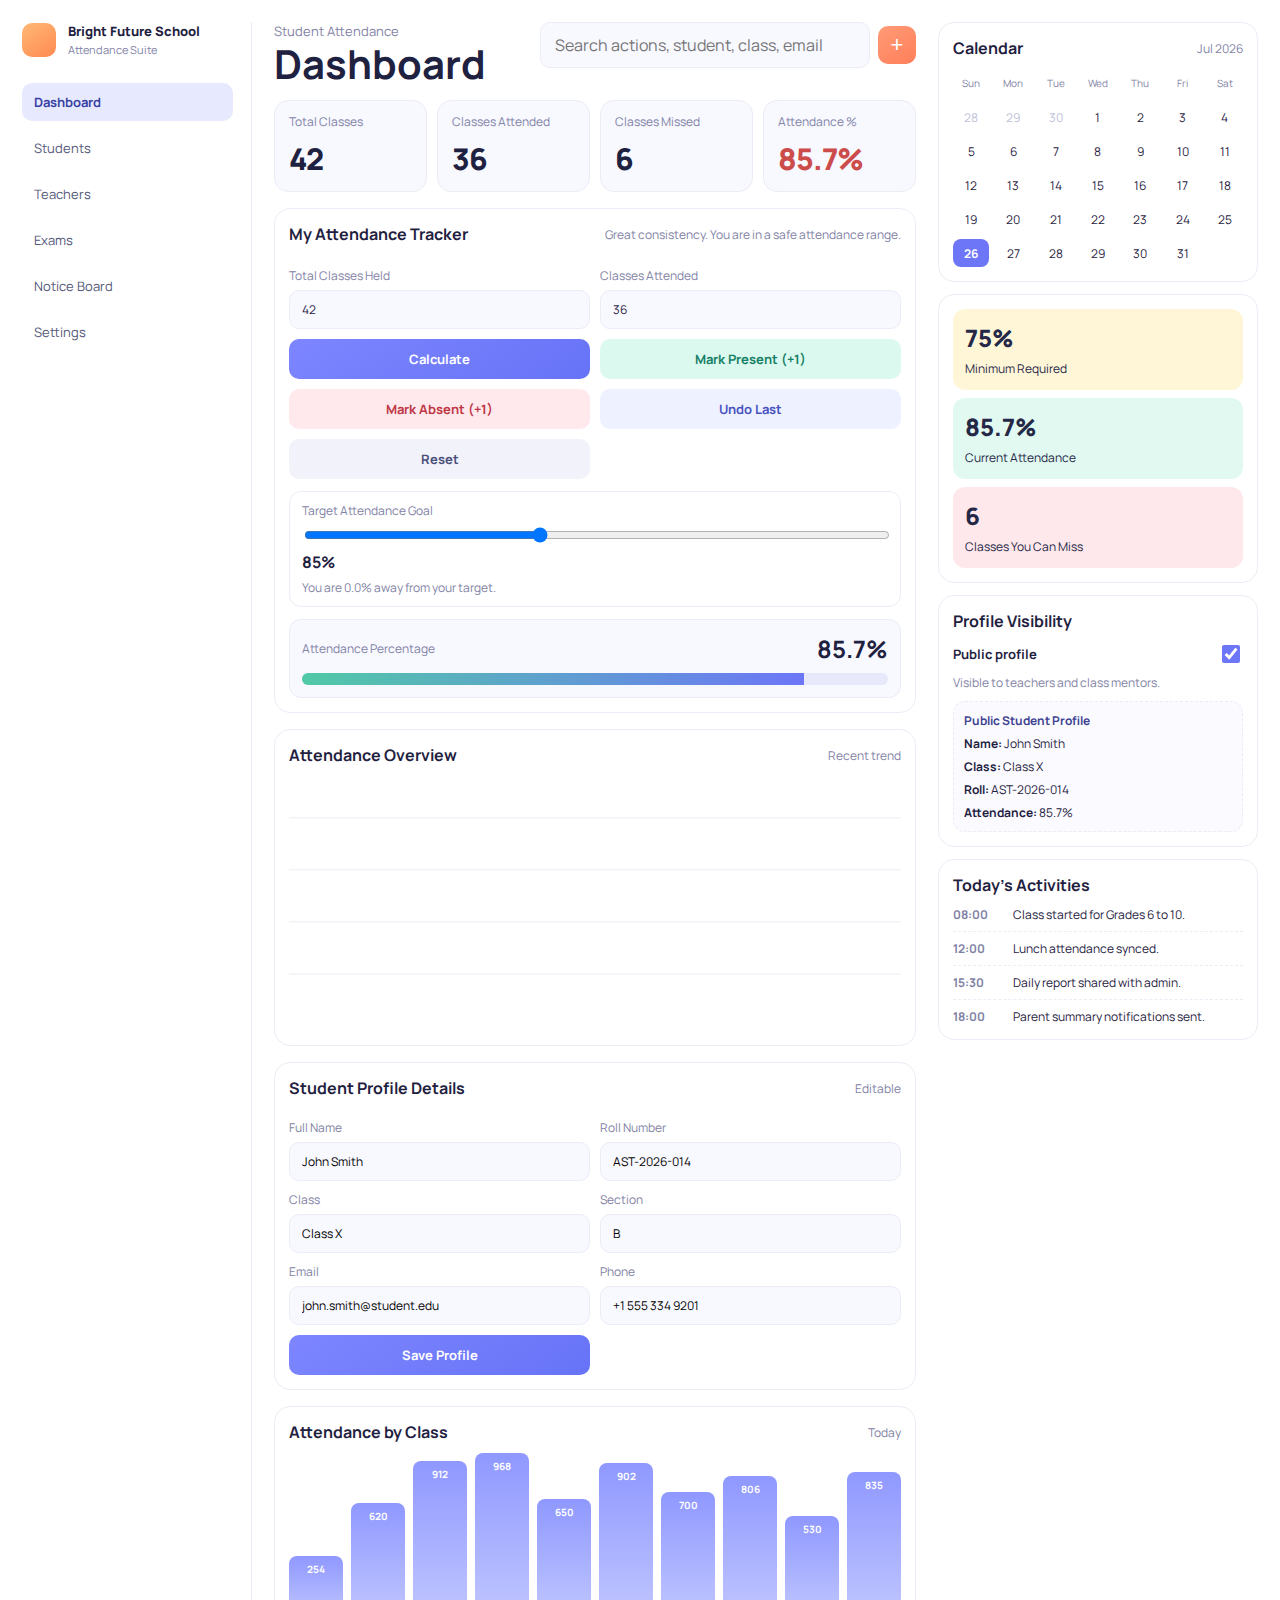
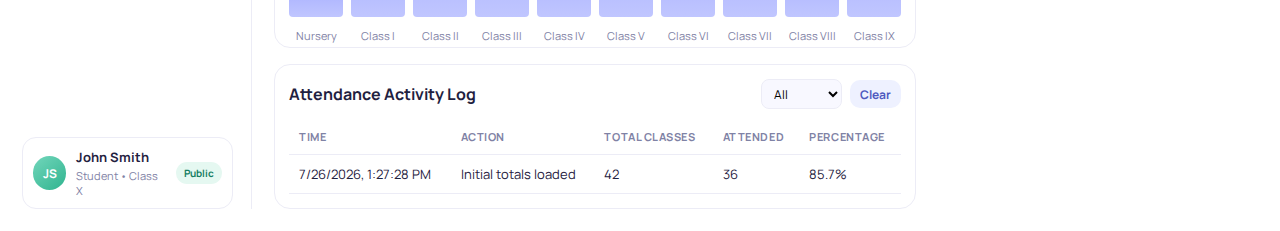
<file: index.html>
<!doctype html>
<html lang="en">
  <head>
    <meta charset="UTF-8" />
    <meta name="viewport" content="width=device-width, initial-scale=1.0" />
    <title>Attendance Dashboard</title>
    <link rel="preconnect" href="https://fonts.googleapis.com" />
    <link rel="preconnect" href="https://fonts.gstatic.com" crossorigin />
    <link
      href="https://fonts.googleapis.com/css2?family=Manrope:wght@400;500;600;700;800&display=swap"
      rel="stylesheet"
    />
    <link rel="stylesheet" href="./styles.css" />
  </head>
  <body>
    <div class="bg-orb orb-1"></div>
    <div class="bg-orb orb-2"></div>

    <main class="app-shell">
      <aside class="sidebar">
        <div>
          <div class="brand">
            <div class="brand-mark"></div>
            <div>
              <p class="brand-name">Bright Future School</p>
              <p class="brand-sub">Attendance Suite</p>
            </div>
          </div>

          <nav class="menu">
            <button class="menu-item active">Dashboard</button>
            <button class="menu-item">Students</button>
            <button class="menu-item">Teachers</button>
            <button class="menu-item">Exams</button>
            <button class="menu-item">Notice Board</button>
            <button class="menu-item">Settings</button>
          </nav>
        </div>

        <a class="profile profile-link" href="./profile.html">
          <div class="avatar">JS</div>
          <div>
            <p class="profile-name">John Smith</p>
            <p class="profile-role" id="sidebarRole">Student • Class X</p>
          </div>
          <span class="visibility-pill" id="profileBadge">Public</span>
        </a>
      </aside>

      <section class="content">
        <header class="topbar">
          <div>
            <p class="heading-label">Student Attendance</p>
            <h1>Dashboard</h1>
          </div>
          <div class="search-wrap">
            <input id="globalSearch" type="search" placeholder="Search actions, student, class, email" />
            <button aria-label="Filter">+</button>
          </div>
        </header>

        <section class="kpi-grid">
          <article class="kpi">
            <p class="kpi-label">Total Classes</p>
            <p class="kpi-value" id="kpiTotalClasses">0</p>
          </article>
          <article class="kpi">
            <p class="kpi-label">Classes Attended</p>
            <p class="kpi-value" id="kpiAttendedClasses">0</p>
          </article>
          <article class="kpi">
            <p class="kpi-label">Classes Missed</p>
            <p class="kpi-value" id="kpiMissedClasses">0</p>
          </article>
          <article class="kpi warning">
            <p class="kpi-label">Attendance %</p>
            <p class="kpi-value" id="kpiAttendancePercent">0%</p>
          </article>
        </section>

        <section class="panel tracker-panel">
          <div class="panel-head">
            <h2>My Attendance Tracker</h2>
            <span id="trackerMessage">Set your totals to calculate attendance.</span>
          </div>
          <form id="attendanceForm" class="tracker-form">
            <label>
              Total Classes Held
              <input id="totalClassesInput" type="number" min="0" step="1" value="42" />
            </label>
            <label>
              Classes Attended
              <input id="attendedClassesInput" type="number" min="0" step="1" value="36" />
            </label>
            <button type="submit" class="btn primary">Calculate</button>
            <button type="button" class="btn success" id="markPresentBtn">Mark Present (+1)</button>
            <button type="button" class="btn danger" id="markAbsentBtn">Mark Absent (+1)</button>
            <button type="button" class="btn soft" id="undoBtn">Undo Last</button>
            <button type="button" class="btn ghost" id="resetBtn">Reset</button>
          </form>
          <div class="goal-wrap">
            <label for="goalRange">Target Attendance Goal</label>
            <input id="goalRange" type="range" min="75" max="100" step="1" value="85" />
            <strong id="goalValue">85%</strong>
            <p id="goalMessage">You are 0.0% away from your target.</p>
          </div>
          <div class="progress-wrap">
            <div class="progress-head">
              <p>Attendance Percentage</p>
              <strong id="attendancePercentLarge">0%</strong>
            </div>
            <div class="progress-track">
              <div class="progress-fill" id="attendanceProgress"></div>
            </div>
          </div>
        </section>

        <section class="panel chart-panel">
          <div class="panel-head">
            <h2>Attendance Overview</h2>
            <span>Recent trend</span>
          </div>
          <svg class="line-chart" viewBox="0 0 720 240" preserveAspectRatio="none" aria-hidden="true">
            <defs>
              <linearGradient id="fill-gradient" x1="0" y1="0" x2="0" y2="1">
                <stop offset="0%" stop-color="#6b7cf6" stop-opacity="0.45" />
                <stop offset="100%" stop-color="#6b7cf6" stop-opacity="0.02" />
              </linearGradient>
            </defs>
            <g class="grid">
              <line x1="0" y1="40" x2="720" y2="40"></line>
              <line x1="0" y1="90" x2="720" y2="90"></line>
              <line x1="0" y1="140" x2="720" y2="140"></line>
              <line x1="0" y1="190" x2="720" y2="190"></line>
            </g>
            <path class="area" id="trendArea"></path>
            <polyline class="line" id="trendLine"></polyline>
          </svg>
        </section>

        <section class="panel profile-panel">
          <div class="panel-head">
            <h2>Student Profile Details</h2>
            <span>Editable</span>
          </div>
          <form id="profileForm" class="profile-form">
            <label>
              Full Name
              <input id="profileNameInput" type="text" value="John Smith" />
            </label>
            <label>
              Roll Number
              <input id="rollNumberInput" type="text" value="AST-2026-014" />
            </label>
            <label>
              Class
              <input id="classInput" type="text" value="Class X" />
            </label>
            <label>
              Section
              <input id="sectionInput" type="text" value="B" />
            </label>
            <label>
              Email
              <input id="emailInput" type="email" value="john.smith@student.edu" />
            </label>
            <label>
              Phone
              <input id="phoneInput" type="tel" value="+1 555 334 9201" />
            </label>
            <button type="submit" class="btn primary">Save Profile</button>
          </form>
        </section>

        <section class="panel class-bars">
          <div class="panel-head">
            <h2>Attendance by Class</h2>
            <span>Today</span>
          </div>
          <div class="bars" id="bars"></div>
        </section>

        <section class="panel table-panel">
          <div class="panel-head">
            <h2>Attendance Activity Log</h2>
            <div class="log-controls">
              <select id="logFilter">
                <option value="All">All</option>
                <option value="Present">Present</option>
                <option value="Absent">Absent</option>
                <option value="Manual">Manual</option>
                <option value="Profile">Profile</option>
              </select>
              <button id="clearLogBtn" class="btn mini" type="button">Clear</button>
            </div>
          </div>
          <table>
            <thead>
              <tr>
                <th>Time</th>
                <th>Action</th>
                <th>Total Classes</th>
                <th>Attended</th>
                <th>Percentage</th>
              </tr>
            </thead>
            <tbody id="logRows"></tbody>
          </table>
        </section>
      </section>

      <aside class="right-rail">
        <section class="rail-card calendar">
          <div class="panel-head">
            <h2>Calendar</h2>
            <span id="calendarMonth">Feb 2026</span>
          </div>
          <div class="calendar-grid" id="calendar"></div>
        </section>

        <section class="rail-card stats">
          <article class="status warning">
            <p>75%</p>
            <span>Minimum Required</span>
          </article>
          <article class="status success">
            <p id="currentPercent">0%</p>
            <span>Current Attendance</span>
          </article>
          <article class="status danger">
            <p id="safeBunk">0</p>
            <span>Classes You Can Miss</span>
          </article>
        </section>

        <section class="rail-card visibility-card">
          <div class="panel-head">
            <h2>Profile Visibility</h2>
          </div>
          <label class="switch-row">
            <span>Public profile</span>
            <input id="visibilityToggle" type="checkbox" checked />
          </label>
          <p class="visibility-help" id="visibilityHint">Visible to teachers and class mentors.</p>
          <div class="public-profile" id="publicProfile">
            <p class="public-title">Public Student Profile</p>
            <p><strong>Name:</strong> <span id="publicName">John Smith</span></p>
            <p><strong>Class:</strong> <span id="publicClass">Class X</span></p>
            <p><strong>Roll:</strong> <span id="publicRoll">AST-2026-014</span></p>
            <p><strong>Attendance:</strong> <span id="profilePercent">0%</span></p>
          </div>
        </section>

        <section class="rail-card activity">
          <div class="panel-head">
            <h2>Today's Activities</h2>
          </div>
          <ul>
            <li><time>08:00</time><p>Class started for Grades 6 to 10.</p></li>
            <li><time>12:00</time><p>Lunch attendance synced.</p></li>
            <li><time>15:30</time><p>Daily report shared with admin.</p></li>
            <li><time>18:00</time><p>Parent summary notifications sent.</p></li>
          </ul>
        </section>
      </aside>
    </main>

    <script src="./script.js"></script>
  </body>
</html>
</file>
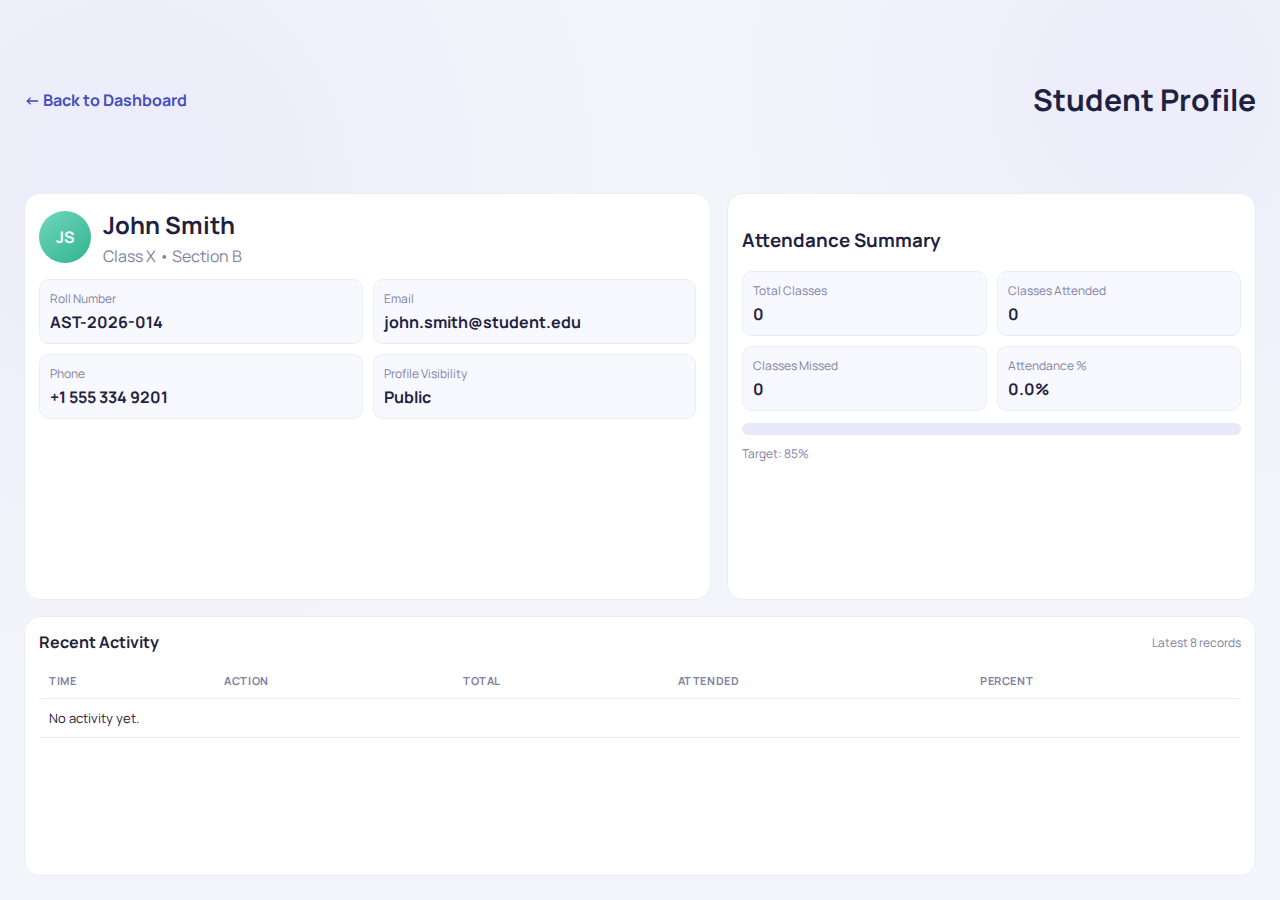
<file: profile.html>
<!doctype html>
<html lang="en">
  <head>
    <meta charset="UTF-8" />
    <meta name="viewport" content="width=device-width, initial-scale=1.0" />
    <title>Student Profile</title>
    <link rel="preconnect" href="https://fonts.googleapis.com" />
    <link rel="preconnect" href="https://fonts.gstatic.com" crossorigin />
    <link
      href="https://fonts.googleapis.com/css2?family=Manrope:wght@400;500;600;700;800&display=swap"
      rel="stylesheet"
    />
    <link rel="stylesheet" href="./styles.css" />
    <link rel="stylesheet" href="./profile.css" />
  </head>
  <body>
    <main class="profile-page">
      <header class="profile-top">
        <a class="back-link" href="./index.html">← Back to Dashboard</a>
        <h1>Student Profile</h1>
      </header>

      <section class="profile-grid">
        <article class="panel profile-main-card">
          <div class="profile-hero">
            <div class="avatar big" id="profileAvatar">JS</div>
            <div>
              <h2 id="studentName">John Smith</h2>
              <p id="studentRole">Class X • Section B</p>
            </div>
          </div>
          <div class="detail-grid">
            <div><span>Roll Number</span><strong id="studentRoll">AST-2026-014</strong></div>
            <div><span>Email</span><strong id="studentEmail">john.smith@student.edu</strong></div>
            <div><span>Phone</span><strong id="studentPhone">+1 555 334 9201</strong></div>
            <div><span>Profile Visibility</span><strong id="studentVisibility">Public</strong></div>
          </div>
        </article>

        <article class="panel profile-stats-card">
          <h3>Attendance Summary</h3>
          <div class="summary-grid">
            <div><span>Total Classes</span><strong id="totalClasses">0</strong></div>
            <div><span>Classes Attended</span><strong id="attendedClasses">0</strong></div>
            <div><span>Classes Missed</span><strong id="missedClasses">0</strong></div>
            <div><span>Attendance %</span><strong id="attendancePercent">0.0%</strong></div>
          </div>
          <div class="progress-track">
            <div class="progress-fill" id="profileProgress"></div>
          </div>
          <p class="goal-note" id="goalNote">Target: 85%</p>
        </article>
      </section>

      <section class="panel profile-log-card">
        <div class="panel-head">
          <h2>Recent Activity</h2>
          <span>Latest 8 records</span>
        </div>
        <table>
          <thead>
            <tr>
              <th>Time</th>
              <th>Action</th>
              <th>Total</th>
              <th>Attended</th>
              <th>Percent</th>
            </tr>
          </thead>
          <tbody id="recentLogs"></tbody>
        </table>
      </section>
    </main>

    <script src="./profile.js"></script>
  </body>
</html>
</file>
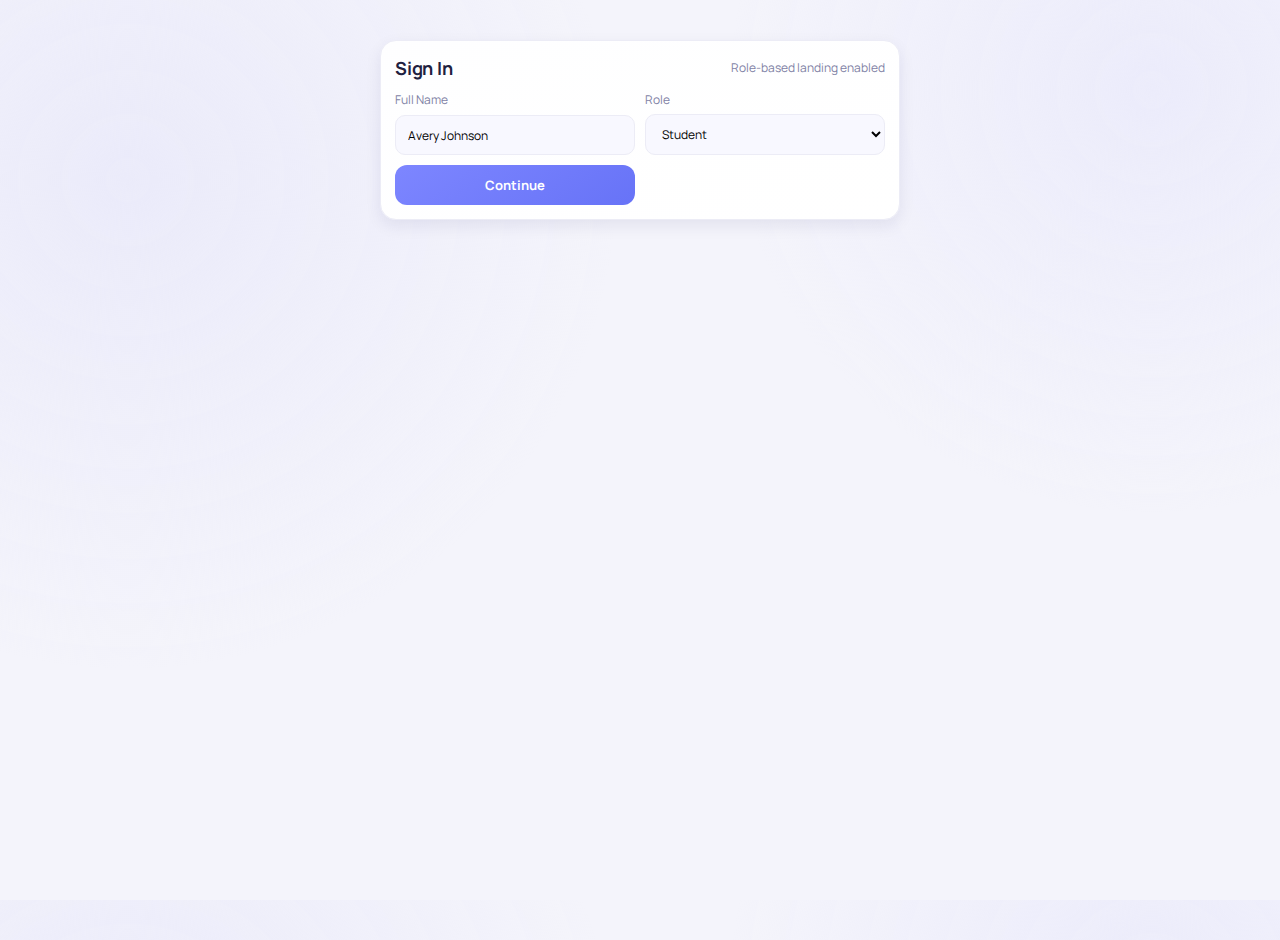
<file: app/login.html>
<!doctype html>
<html lang="en">
  <head>
    <meta charset="UTF-8" />
    <meta name="viewport" content="width=device-width, initial-scale=1.0" />
    <title>Login | Northbridge Attendance</title>
    <link rel="preconnect" href="https://fonts.googleapis.com" />
    <link rel="preconnect" href="https://fonts.gstatic.com" crossorigin />
    <link
      href="https://fonts.googleapis.com/css2?family=Manrope:wght@400;500;600;700;800&display=swap"
      rel="stylesheet"
    />
    <link rel="stylesheet" href="../assets/css/styles.css" />
  </head>
  <body>
    <main class="profile-page">
      <section class="panel" style="max-width:520px;margin:40px auto;">
        <div class="panel-head">
          <h2>Sign In</h2>
          <span>Role-based landing enabled</span>
        </div>
        <form id="loginForm" class="profile-form">
          <label>
            Full Name
            <input id="loginName" type="text" value="Avery Johnson" required />
          </label>
          <label>
            Role
            <select id="loginRole" required>
              <option value="Student">Student</option>
              <option value="Teacher">Teacher</option>
              <option value="Admin">Admin</option>
            </select>
          </label>
          <button class="btn primary" type="submit">Continue</button>
        </form>
      </section>
    </main>

    <script src="../assets/js/api.js"></script>
    <script src="../assets/js/login.js"></script>
  </body>
</html>
</file>
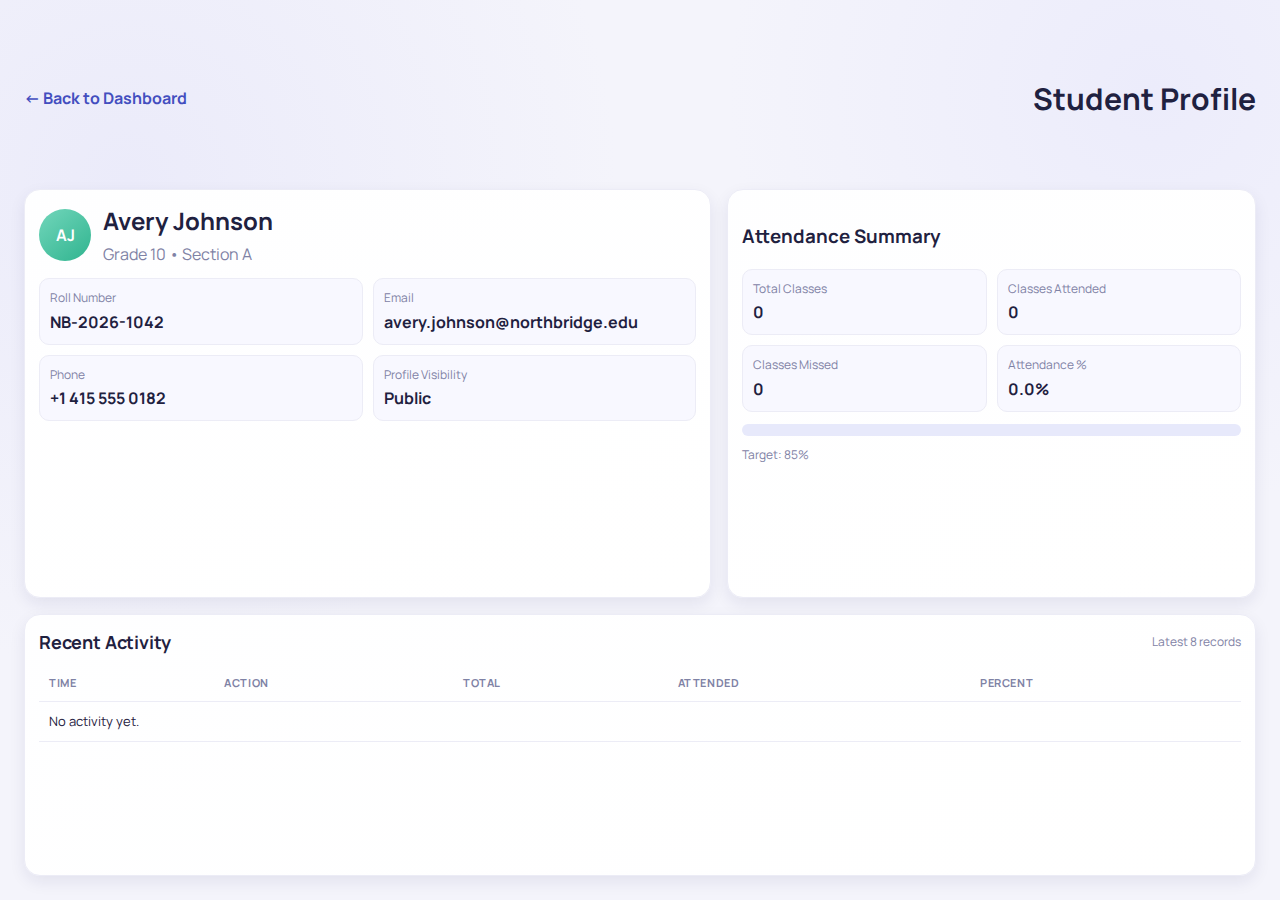
<file: app/profile.html>
<!doctype html>
<html lang="en">
  <head>
    <meta charset="UTF-8" />
    <meta name="viewport" content="width=device-width, initial-scale=1.0" />
    <title>Student Profile</title>
    <link rel="preconnect" href="https://fonts.googleapis.com" />
    <link rel="preconnect" href="https://fonts.gstatic.com" crossorigin />
    <link
      href="https://fonts.googleapis.com/css2?family=Manrope:wght@400;500;600;700;800&display=swap"
      rel="stylesheet"
    />
    <link rel="stylesheet" href="../assets/css/styles.css" />
    <link rel="stylesheet" href="../assets/css/profile.css" />
  </head>
  <body>
    <main class="profile-page">
      <header class="profile-top">
        <a class="back-link" href="./index.html">← Back to Dashboard</a>
        <h1>Student Profile</h1>
      </header>

      <section class="profile-grid">
        <article class="panel profile-main-card">
          <div class="profile-hero">
            <div class="avatar big" id="profileAvatar">JS</div>
            <div>
              <h2 id="studentName">Avery Johnson</h2>
              <p id="studentRole">Grade 10 • Section A</p>
            </div>
          </div>
          <div class="detail-grid">
            <div><span>Roll Number</span><strong id="studentRoll">NB-2026-1042</strong></div>
            <div><span>Email</span><strong id="studentEmail">avery.johnson@northbridge.edu</strong></div>
            <div><span>Phone</span><strong id="studentPhone">+1 415 555 0182</strong></div>
            <div><span>Profile Visibility</span><strong id="studentVisibility">Public</strong></div>
          </div>
        </article>

        <article class="panel profile-stats-card">
          <h3>Attendance Summary</h3>
          <div class="summary-grid">
            <div><span>Total Classes</span><strong id="totalClasses">0</strong></div>
            <div><span>Classes Attended</span><strong id="attendedClasses">0</strong></div>
            <div><span>Classes Missed</span><strong id="missedClasses">0</strong></div>
            <div><span>Attendance %</span><strong id="attendancePercent">0.0%</strong></div>
          </div>
          <div class="progress-track">
            <div class="progress-fill" id="profileProgress"></div>
          </div>
          <p class="goal-note" id="goalNote">Target: 85%</p>
        </article>
      </section>

      <section class="panel profile-log-card">
        <div class="panel-head">
          <h2>Recent Activity</h2>
          <span>Latest 8 records</span>
        </div>
        <table>
          <thead>
            <tr>
              <th>Time</th>
              <th>Action</th>
              <th>Total</th>
              <th>Attended</th>
              <th>Percent</th>
            </tr>
          </thead>
          <tbody id="recentLogs"></tbody>
        </table>
      </section>
    </main>

    <script src="../assets/js/api.js"></script>
    <script src="../assets/js/profile.js"></script>
  </body>
</html>
</file>
<file: styles.css>
:root {
  --bg: #f4f4fb;
  --surface: #ffffff;
  --surface-soft: #f8f8ff;
  --border: #ececf6;
  --text: #1f2140;
  --muted: #7f82a5;
  --primary: #6d76f7;
  --primary-soft: #e7e9ff;
  --success: #31ba92;
  --warning: #f6b44b;
  --danger: #ef5b66;
}

* {
  box-sizing: border-box;
}

body {
  margin: 0;
  min-height: 100vh;
  font-family: "Manrope", sans-serif;
  color: var(--text);
  background: radial-gradient(circle at 10% 20%, #ebebfa 0, transparent 36%),
    radial-gradient(circle at 90% 10%, #ececfb 0, transparent 30%), var(--bg);
  position: relative;
  overflow-x: hidden;
}

html,
body {
  width: 100%;
  height: 100%;
}

.bg-orb {
  position: fixed;
  border-radius: 50%;
  filter: blur(70px);
  pointer-events: none;
  z-index: 0;
}

.orb-1 {
  width: 300px;
  height: 300px;
  background: #cfd4ff;
  left: -120px;
  top: 20px;
}

.orb-2 {
  width: 280px;
  height: 280px;
  background: #f8d6ff;
  right: -100px;
  bottom: 10px;
}

.app-shell {
  width: 100vw;
  min-height: 100vh;
  margin: 0;
  background: var(--surface);
  border: 0;
  border-radius: 0;
  display: grid;
  grid-template-columns: 230px 1fr 320px;
  gap: 22px;
  padding: 22px;
  position: relative;
  z-index: 2;
  box-shadow: none;
}

.sidebar {
  border-right: 1px solid var(--border);
  padding-right: 18px;
  display: flex;
  flex-direction: column;
  justify-content: space-between;
  min-height: 780px;
}

.brand {
  display: flex;
  align-items: center;
  gap: 12px;
  margin-bottom: 26px;
}

.brand-mark {
  width: 34px;
  height: 34px;
  border-radius: 10px;
  background: linear-gradient(145deg, #ffb976, #ff8951);
}

.brand-name {
  margin: 0;
  font-size: 13px;
  font-weight: 800;
}

.brand-sub {
  margin: 2px 0 0;
  color: var(--muted);
  font-size: 11px;
}

.menu {
  display: grid;
  gap: 8px;
}

.menu-item {
  text-align: left;
  border: 0;
  background: transparent;
  color: #55587a;
  padding: 10px 12px;
  border-radius: 10px;
  font: inherit;
  font-size: 13px;
  cursor: pointer;
}

.menu-item.active {
  background: var(--primary-soft);
  color: #3842a3;
  font-weight: 700;
}

.profile {
  display: flex;
  align-items: center;
  gap: 10px;
  padding: 10px;
  border: 1px solid var(--border);
  border-radius: 14px;
}

.profile-link {
  text-decoration: none;
  color: inherit;
  transition: transform 0.18s ease, box-shadow 0.18s ease;
}

.profile-link:hover {
  transform: translateY(-1px);
  box-shadow: 0 8px 18px rgba(42, 52, 124, 0.08);
}

.avatar {
  width: 34px;
  height: 34px;
  border-radius: 50%;
  display: grid;
  place-items: center;
  background: linear-gradient(140deg, #72d6bb, #30b48f);
  color: white;
  font-size: 12px;
  font-weight: 700;
}

.profile-name {
  margin: 0;
  font-weight: 700;
  font-size: 13px;
}

.profile-role {
  margin: 2px 0 0;
  color: var(--muted);
  font-size: 11px;
}

.visibility-pill {
  margin-left: auto;
  font-size: 10px;
  padding: 4px 8px;
  border-radius: 999px;
  background: #e5f8f1;
  color: #157e62;
  font-weight: 700;
}

.visibility-pill.private {
  background: #f0f2ff;
  color: #4b57c7;
}

.content {
  display: grid;
  gap: 16px;
}

.topbar {
  display: flex;
  align-items: flex-start;
  justify-content: space-between;
  gap: 12px;
}

.heading-label {
  margin: 0 0 4px;
  color: var(--muted);
  font-size: 13px;
}

h1 {
  margin: 0;
  font-size: 40px;
  line-height: 1;
}

.search-wrap {
  display: flex;
  gap: 8px;
  align-items: center;
}

.search-wrap input {
  width: 330px;
  border: 1px solid var(--border);
  padding: 11px 14px;
  border-radius: 10px;
  font: inherit;
  background: var(--surface-soft);
}

.search-wrap button {
  width: 38px;
  height: 38px;
  border: 0;
  border-radius: 10px;
  background: linear-gradient(145deg, #ff9b76, #ff7f5a);
  color: white;
  font-size: 22px;
  line-height: 0;
  cursor: pointer;
}

.kpi-grid {
  display: grid;
  grid-template-columns: repeat(4, minmax(0, 1fr));
  gap: 10px;
}

.kpi {
  border: 1px solid var(--border);
  border-radius: 14px;
  background: var(--surface-soft);
  padding: 12px 14px;
}

.kpi-label {
  margin: 0;
  color: var(--muted);
  font-size: 12px;
}

.kpi-value {
  margin: 8px 0 0;
  font-size: 30px;
  font-weight: 800;
  letter-spacing: -0.03em;
}

.kpi.warning .kpi-value {
  color: #cc4b4b;
}

.tracker-panel {
  display: grid;
  gap: 12px;
}

.tracker-form {
  display: grid;
  gap: 10px;
  grid-template-columns: repeat(2, minmax(0, 1fr));
}

.tracker-form label {
  display: grid;
  gap: 6px;
  font-size: 12px;
  color: var(--muted);
}

.tracker-form input {
  width: 100%;
  border: 1px solid var(--border);
  border-radius: 10px;
  padding: 10px 12px;
  font: inherit;
  color: var(--text);
  background: var(--surface-soft);
}

.btn {
  border: 0;
  border-radius: 10px;
  min-height: 40px;
  font: inherit;
  font-size: 13px;
  font-weight: 700;
  padding: 0 12px;
  cursor: pointer;
}

.btn.primary {
  background: linear-gradient(145deg, #7d86ff, #6773f7);
  color: #fff;
}

.btn.success {
  background: #dcf9ef;
  color: #168066;
}

.btn.danger {
  background: #ffe9ec;
  color: #be3644;
}

.btn.ghost {
  background: #f1f2fa;
  color: #4b4f7b;
}

.btn.soft {
  background: #eef1ff;
  color: #4853bf;
}

.btn.mini {
  min-height: 28px;
  padding: 0 10px;
  font-size: 12px;
  background: #eef1ff;
  color: #4f59bf;
}

.progress-wrap {
  border: 1px solid var(--border);
  border-radius: 12px;
  padding: 12px;
  background: var(--surface-soft);
}

.progress-head {
  display: flex;
  align-items: center;
  justify-content: space-between;
  margin-bottom: 8px;
}

.progress-head p {
  margin: 0;
  color: var(--muted);
  font-size: 12px;
}

.progress-head strong {
  font-size: 24px;
}

.progress-track {
  height: 12px;
  background: #e7e9fb;
  border-radius: 999px;
  overflow: hidden;
}

.progress-fill {
  height: 100%;
  width: 0%;
  background: linear-gradient(90deg, #51c9a6, #6d76f7);
  transition: width 240ms ease;
}

.goal-wrap {
  display: grid;
  gap: 6px;
  border: 1px solid var(--border);
  border-radius: 12px;
  padding: 10px 12px;
}

.goal-wrap label {
  color: var(--muted);
  font-size: 12px;
}

.goal-wrap input[type="range"] {
  width: 100%;
}

.goal-wrap strong {
  font-size: 16px;
}

.goal-wrap p {
  margin: 0;
  color: var(--muted);
  font-size: 12px;
}

.panel,
.rail-card {
  border: 1px solid var(--border);
  border-radius: 16px;
  padding: 14px;
  background: white;
}

.panel-head {
  display: flex;
  align-items: center;
  justify-content: space-between;
  gap: 8px;
  margin-bottom: 10px;
}

.panel-head h2 {
  margin: 0;
  font-size: 16px;
}

.panel-head span {
  color: var(--muted);
  font-size: 12px;
}

.line-chart {
  width: 100%;
  height: 250px;
}

.line-chart .grid line {
  stroke: #ececf6;
  stroke-width: 1;
}

.line-chart .area {
  fill: url(#fill-gradient);
}

.line-chart .line {
  fill: none;
  stroke: var(--primary);
  stroke-width: 3;
  stroke-linecap: round;
  stroke-linejoin: round;
}

.profile-panel {
  display: grid;
  gap: 10px;
}

.profile-form {
  display: grid;
  gap: 10px;
  grid-template-columns: repeat(2, minmax(0, 1fr));
}

.profile-form label {
  display: grid;
  gap: 6px;
  color: var(--muted);
  font-size: 12px;
}

.profile-form input {
  width: 100%;
  border: 1px solid var(--border);
  border-radius: 10px;
  padding: 10px 12px;
  font: inherit;
  background: var(--surface-soft);
}

.log-controls {
  display: flex;
  gap: 8px;
  align-items: center;
}

.log-controls select {
  border: 1px solid var(--border);
  background: var(--surface-soft);
  border-radius: 8px;
  min-height: 30px;
  padding: 0 8px;
  font: inherit;
  font-size: 12px;
}

.class-bars .bars {
  display: grid;
  grid-template-columns: repeat(10, minmax(0, 1fr));
  gap: 8px;
  align-items: end;
  height: 180px;
}

.bar-card {
  text-align: center;
  font-size: 11px;
  color: var(--muted);
}

.bar {
  width: 100%;
  background: linear-gradient(180deg, #8f98ff, #c0c6ff);
  border-radius: 8px 8px 4px 4px;
  position: relative;
}

.bar span {
  position: absolute;
  top: 6px;
  left: 50%;
  transform: translateX(-50%);
  color: white;
  font-size: 10px;
  font-weight: 700;
}

.table-panel {
  overflow-x: auto;
}

table {
  width: 100%;
  border-collapse: collapse;
  font-size: 13px;
}

th,
td {
  text-align: left;
  padding: 10px;
  border-bottom: 1px solid var(--border);
}

th {
  color: var(--muted);
  font-size: 11px;
  text-transform: uppercase;
  letter-spacing: 0.05em;
}

.status-dot {
  width: 10px;
  height: 10px;
  border-radius: 50%;
  display: inline-block;
}

.dot-success {
  background: var(--success);
}

.dot-danger {
  background: var(--danger);
}

.dot-muted {
  background: #d2d5eb;
}

.right-rail {
  display: grid;
  gap: 12px;
  align-content: start;
}

.calendar-grid {
  display: grid;
  grid-template-columns: repeat(7, minmax(0, 1fr));
  gap: 6px;
}

.day-name,
.day-num {
  display: grid;
  place-items: center;
  height: 28px;
  border-radius: 8px;
  font-size: 12px;
}

.day-name {
  color: var(--muted);
  font-size: 10px;
}

.day-num.muted {
  color: #bdc0d8;
}

.day-num.active {
  background: var(--primary);
  color: white;
  font-weight: 700;
}

.stats {
  display: grid;
  gap: 8px;
}

.status {
  border-radius: 12px;
  padding: 12px;
  color: #252747;
}

.status p {
  margin: 0 0 2px;
  font-size: 24px;
  font-weight: 800;
}

.status span {
  font-size: 12px;
}

.status.warning {
  background: #fff6d7;
}

.status.success {
  background: #e1f9f0;
}

.status.danger {
  background: #ffe8eb;
}

.activity ul {
  list-style: none;
  margin: 0;
  padding: 0;
  display: grid;
  gap: 8px;
}

.activity li {
  display: grid;
  grid-template-columns: 50px 1fr;
  gap: 10px;
  align-items: start;
  border-bottom: 1px dashed var(--border);
  padding-bottom: 8px;
}

.activity li:last-child {
  border-bottom: 0;
  padding-bottom: 0;
}

.activity time {
  color: var(--muted);
  font-size: 12px;
  font-weight: 700;
}

.activity p {
  margin: 0;
  font-size: 12px;
}

.switch-row {
  display: flex;
  align-items: center;
  justify-content: space-between;
  gap: 8px;
  font-size: 13px;
  font-weight: 700;
}

.switch-row input {
  width: 18px;
  height: 18px;
  accent-color: var(--primary);
}

.visibility-help {
  margin: 8px 0 10px;
  color: var(--muted);
  font-size: 12px;
}

.public-profile {
  border: 1px dashed var(--border);
  border-radius: 12px;
  padding: 10px;
  display: grid;
  gap: 6px;
  background: #fafaff;
}

.public-profile.hidden {
  display: none;
}

.public-profile p {
  margin: 0;
  font-size: 12px;
}

.public-title {
  font-weight: 700;
  color: #3e4290;
}

@media (max-width: 1200px) {
  .app-shell {
    grid-template-columns: 220px 1fr;
  }

  .right-rail {
    grid-column: span 2;
    grid-template-columns: repeat(3, minmax(0, 1fr));
  }
}

@media (max-width: 900px) {
  .app-shell {
    grid-template-columns: 1fr;
    gap: 16px;
  }

  .sidebar {
    min-height: auto;
    border-right: 0;
    border-bottom: 1px solid var(--border);
    padding-right: 0;
    padding-bottom: 14px;
  }

  .topbar {
    flex-direction: column;
  }

  .search-wrap {
    width: 100%;
  }

  .search-wrap input {
    width: 100%;
  }

  .kpi-grid {
    grid-template-columns: repeat(2, minmax(0, 1fr));
  }

  .tracker-form {
    grid-template-columns: 1fr;
  }

  .profile-form {
    grid-template-columns: 1fr;
  }

  .class-bars .bars {
    grid-template-columns: repeat(5, minmax(0, 1fr));
    height: auto;
    row-gap: 20px;
  }

  .right-rail {
    grid-column: auto;
    grid-template-columns: 1fr;
  }
}
</file>
<file: profile.css>
.profile-page {
  min-height: 100vh;
  padding: 24px;
  display: grid;
  gap: 16px;
}

.profile-top {
  display: flex;
  align-items: center;
  justify-content: space-between;
}

.profile-top h1 {
  margin: 0;
  font-size: 30px;
}

.back-link {
  text-decoration: none;
  color: #434ebf;
  font-weight: 700;
}

.profile-grid {
  display: grid;
  gap: 16px;
  grid-template-columns: 1.3fr 1fr;
}

.profile-hero {
  display: flex;
  gap: 12px;
  align-items: center;
  margin-bottom: 12px;
}

.avatar.big {
  width: 52px;
  height: 52px;
  font-size: 16px;
}

.profile-hero h2 {
  margin: 0;
}

.profile-hero p {
  margin: 4px 0 0;
  color: var(--muted);
}

.detail-grid,
.summary-grid {
  display: grid;
  gap: 10px;
}

.detail-grid {
  grid-template-columns: repeat(2, minmax(0, 1fr));
}

.summary-grid {
  grid-template-columns: repeat(2, minmax(0, 1fr));
  margin-bottom: 12px;
}

.detail-grid div,
.summary-grid div {
  border: 1px solid var(--border);
  border-radius: 10px;
  padding: 10px;
  background: var(--surface-soft);
}

.detail-grid span,
.summary-grid span {
  display: block;
  font-size: 12px;
  color: var(--muted);
}

.detail-grid strong,
.summary-grid strong {
  display: block;
  margin-top: 4px;
}

.goal-note {
  margin: 10px 0 0;
  color: var(--muted);
  font-size: 12px;
}

.profile-log-card {
  overflow-x: auto;
}

@media (max-width: 900px) {
  .profile-page {
    padding: 16px;
  }

  .profile-grid {
    grid-template-columns: 1fr;
  }

  .detail-grid,
  .summary-grid {
    grid-template-columns: 1fr;
  }
}
</file>
<file: assets/css/styles.css>
:root {
  --bg: #f4f4fb;
  --surface: #ffffff;
  --surface-soft: #f8f8ff;
  --border: #ececf6;
  --text: #1f2140;
  --muted: #7f82a5;
  --primary: #6d76f7;
  --primary-soft: #e7e9ff;
  --success: #31ba92;
  --warning: #f6b44b;
  --danger: #ef5b66;
}

* {
  box-sizing: border-box;
}

body {
  margin: 0;
  min-height: 100vh;
  font-family: "Manrope", sans-serif;
  color: var(--text);
  background: radial-gradient(circle at 10% 20%, #ebebfa 0, transparent 36%),
    radial-gradient(circle at 90% 10%, #ececfb 0, transparent 30%), var(--bg);
  position: relative;
  overflow-x: hidden;
}

html,
body {
  width: 100%;
  height: 100%;
}

.bg-orb {
  position: fixed;
  border-radius: 50%;
  filter: blur(70px);
  pointer-events: none;
  z-index: 0;
}

.orb-1 {
  width: 300px;
  height: 300px;
  background: #cfd4ff;
  left: -120px;
  top: 20px;
}

.orb-2 {
  width: 280px;
  height: 280px;
  background: #f8d6ff;
  right: -100px;
  bottom: 10px;
}

.app-shell {
  width: 100vw;
  min-height: 100vh;
  margin: 0;
  background: var(--surface);
  border: 0;
  border-radius: 0;
  display: grid;
  grid-template-columns: 230px 1fr 320px;
  gap: 22px;
  padding: 22px;
  position: relative;
  z-index: 2;
  box-shadow: none;
}

.sidebar {
  border-right: 1px solid var(--border);
  padding-right: 18px;
  display: flex;
  flex-direction: column;
  justify-content: space-between;
  min-height: 780px;
}

.brand {
  display: flex;
  align-items: center;
  gap: 12px;
  margin-bottom: 26px;
}

.brand-mark {
  width: 34px;
  height: 34px;
  border-radius: 10px;
  background: linear-gradient(145deg, #ffb976, #ff8951);
}

.brand-name {
  margin: 0;
  font-size: 13px;
  font-weight: 800;
}

.brand-sub {
  margin: 2px 0 0;
  color: var(--muted);
  font-size: 11px;
}

.menu {
  display: grid;
  gap: 8px;
}

.menu-item {
  text-align: left;
  border: 0;
  background: transparent;
  color: #55587a;
  padding: 10px 12px;
  border-radius: 10px;
  font: inherit;
  font-size: 13px;
  cursor: pointer;
}

.menu-item.active {
  background: var(--primary-soft);
  color: #3842a3;
  font-weight: 700;
}

.profile {
  display: flex;
  align-items: center;
  gap: 10px;
  padding: 10px;
  border: 1px solid var(--border);
  border-radius: 14px;
}

.profile-link {
  text-decoration: none;
  color: inherit;
  transition: transform 0.18s ease, box-shadow 0.18s ease;
}

.profile-link:hover {
  transform: translateY(-1px);
  box-shadow: 0 8px 18px rgba(42, 52, 124, 0.08);
}

.avatar {
  width: 34px;
  height: 34px;
  border-radius: 50%;
  display: grid;
  place-items: center;
  background: linear-gradient(140deg, #72d6bb, #30b48f);
  color: white;
  font-size: 12px;
  font-weight: 700;
}

.profile-name {
  margin: 0;
  font-weight: 700;
  font-size: 13px;
}

.profile-role {
  margin: 2px 0 0;
  color: var(--muted);
  font-size: 11px;
}

.visibility-pill {
  margin-left: auto;
  font-size: 10px;
  padding: 4px 8px;
  border-radius: 999px;
  background: #e5f8f1;
  color: #157e62;
  font-weight: 700;
}

.visibility-pill.private {
  background: #f0f2ff;
  color: #4b57c7;
}

.content {
  display: grid;
  gap: 16px;
}

.topbar {
  display: flex;
  align-items: flex-start;
  justify-content: space-between;
  gap: 12px;
}

.heading-label {
  margin: 0 0 4px;
  color: var(--muted);
  font-size: 13px;
}

h1 {
  margin: 0;
  font-size: 40px;
  line-height: 1;
}

.search-wrap {
  display: flex;
  gap: 8px;
  align-items: center;
}

.search-wrap input {
  width: 330px;
  border: 1px solid var(--border);
  padding: 11px 14px;
  border-radius: 10px;
  font: inherit;
  background: var(--surface-soft);
}

.search-wrap select {
  border: 1px solid var(--border);
  border-radius: 10px;
  padding: 11px 10px;
  font: inherit;
  background: var(--surface-soft);
}

.search-wrap button {
  width: 38px;
  height: 38px;
  border: 0;
  border-radius: 10px;
  background: linear-gradient(145deg, #ff9b76, #ff7f5a);
  color: white;
  font-size: 22px;
  line-height: 0;
  cursor: pointer;
}

.kpi-grid {
  display: grid;
  grid-template-columns: repeat(4, minmax(0, 1fr));
  gap: 10px;
}

.sync-banner {
  margin: 0;
  font-size: 12px;
  color: #2f8f73;
  background: #e7fbf3;
  border: 1px solid #caf1e2;
  padding: 9px 11px;
  border-radius: 10px;
}

.sync-banner.offline {
  color: #8d5b16;
  background: #fff4df;
  border-color: #f5ddac;
}

.kpi {
  border: 1px solid var(--border);
  border-radius: 14px;
  background: var(--surface-soft);
  padding: 12px 14px;
}

.kpi-label {
  margin: 0;
  color: var(--muted);
  font-size: 12px;
}

.kpi-value {
  margin: 8px 0 0;
  font-size: 30px;
  font-weight: 800;
  letter-spacing: -0.03em;
}

.kpi.warning .kpi-value {
  color: #cc4b4b;
}

.tracker-panel {
  display: grid;
  gap: 12px;
}

.tracker-form {
  display: grid;
  gap: 10px;
  grid-template-columns: repeat(2, minmax(0, 1fr));
}

.tracker-form label {
  display: grid;
  gap: 6px;
  font-size: 12px;
  color: var(--muted);
}

.tracker-form input {
  width: 100%;
  border: 1px solid var(--border);
  border-radius: 10px;
  padding: 10px 12px;
  font: inherit;
  color: var(--text);
  background: var(--surface-soft);
}

.btn {
  border: 0;
  border-radius: 10px;
  min-height: 40px;
  font: inherit;
  font-size: 13px;
  font-weight: 700;
  padding: 0 12px;
  cursor: pointer;
}

.btn.primary {
  background: linear-gradient(145deg, #7d86ff, #6773f7);
  color: #fff;
}

.btn.success {
  background: #dcf9ef;
  color: #168066;
}

.btn.danger {
  background: #ffe9ec;
  color: #be3644;
}

.btn.ghost {
  background: #f1f2fa;
  color: #4b4f7b;
}

.btn.soft {
  background: #eef1ff;
  color: #4853bf;
}

.btn.mini {
  min-height: 28px;
  padding: 0 10px;
  font-size: 12px;
  background: #eef1ff;
  color: #4f59bf;
}

.progress-wrap {
  border: 1px solid var(--border);
  border-radius: 12px;
  padding: 12px;
  background: var(--surface-soft);
}

.progress-head {
  display: flex;
  align-items: center;
  justify-content: space-between;
  margin-bottom: 8px;
}

.progress-head p {
  margin: 0;
  color: var(--muted);
  font-size: 12px;
}

.progress-head strong {
  font-size: 24px;
}

.progress-track {
  height: 12px;
  background: #e7e9fb;
  border-radius: 999px;
  overflow: hidden;
}

.progress-fill {
  height: 100%;
  width: 0%;
  background: linear-gradient(90deg, #51c9a6, #6d76f7);
  transition: width 240ms ease;
}

.goal-wrap {
  display: grid;
  gap: 6px;
  border: 1px solid var(--border);
  border-radius: 12px;
  padding: 10px 12px;
}

.goal-wrap label {
  color: var(--muted);
  font-size: 12px;
}

.goal-wrap input[type="range"] {
  width: 100%;
}

.goal-wrap strong {
  font-size: 16px;
}

.goal-wrap p {
  margin: 0;
  color: var(--muted);
  font-size: 12px;
}

.panel,
.rail-card {
  border: 1px solid var(--border);
  border-radius: 16px;
  padding: 14px;
  background: white;
}

.panel-head {
  display: flex;
  align-items: center;
  justify-content: space-between;
  gap: 8px;
  margin-bottom: 10px;
}

.panel-head h2 {
  margin: 0;
  font-size: 16px;
}

.panel-head span {
  color: var(--muted);
  font-size: 12px;
}

.line-chart {
  width: 100%;
  height: 250px;
}

.line-chart .grid line {
  stroke: #ececf6;
  stroke-width: 1;
}

.line-chart .area {
  fill: url(#fill-gradient);
}

.line-chart .line {
  fill: none;
  stroke: var(--primary);
  stroke-width: 3;
  stroke-linecap: round;
  stroke-linejoin: round;
}

.chart-panel canvas,
.class-bars canvas {
  width: 100% !important;
  max-height: 260px;
}

.profile-panel {
  display: grid;
  gap: 10px;
}

.profile-form {
  display: grid;
  gap: 10px;
  grid-template-columns: repeat(2, minmax(0, 1fr));
}

.profile-form label {
  display: grid;
  gap: 6px;
  color: var(--muted);
  font-size: 12px;
}

.photo-preview-wrap {
  border: 1px dashed var(--border);
  border-radius: 10px;
  min-height: 84px;
  display: grid;
  place-items: center;
  background: #fcfcff;
}

#profilePhotoPreview {
  max-width: 100%;
  max-height: 72px;
  border-radius: 8px;
  display: none;
}

.profile-form input {
  width: 100%;
  border: 1px solid var(--border);
  border-radius: 10px;
  padding: 10px 12px;
  font: inherit;
  background: var(--surface-soft);
}

.profile-form select {
  width: 100%;
  border: 1px solid var(--border);
  border-radius: 10px;
  padding: 10px 12px;
  font: inherit;
  background: var(--surface-soft);
}

.tools-panel {
  display: grid;
  gap: 10px;
}

.tools-grid {
  display: grid;
  grid-template-columns: repeat(3, minmax(0, 1fr));
  gap: 10px;
}

.tool-card {
  border: 1px solid var(--border);
  border-radius: 12px;
  padding: 10px;
  background: var(--surface-soft);
  display: grid;
  gap: 8px;
}

.tool-card h3 {
  margin: 0;
  font-size: 14px;
}

.tool-card label {
  display: grid;
  gap: 5px;
  color: var(--muted);
  font-size: 12px;
}

.tool-card input,
.tool-card select {
  border: 1px solid var(--border);
  border-radius: 8px;
  min-height: 36px;
  padding: 0 10px;
  font: inherit;
}

.tool-help {
  margin: 0;
  color: var(--muted);
  font-size: 12px;
}

.qr-code {
  min-height: 94px;
  border: 1px dashed #c6c9e8;
  border-radius: 12px;
  display: grid;
  place-items: center;
  font-size: 24px;
  font-weight: 800;
  letter-spacing: 0.16em;
}

.qr-actions {
  display: grid;
  gap: 6px;
}

.tool-row {
  display: flex;
  gap: 6px;
  flex-wrap: wrap;
}

.streak-box {
  border: 1px solid var(--border);
  border-radius: 10px;
  padding: 8px;
  background: #fefeff;
}

.streak-box p {
  margin: 0;
  color: var(--muted);
  font-size: 11px;
}

.streak-box strong {
  font-size: 24px;
}

.streak-box span {
  display: inline-block;
  margin-top: 4px;
  font-size: 11px;
  font-weight: 700;
  color: #5060c8;
}

.insight-grid {
  display: grid;
  gap: 10px;
  grid-template-columns: repeat(2, minmax(0, 1fr));
}

.insight-card {
  border: 1px solid var(--border);
  border-radius: 12px;
  padding: 10px;
  background: var(--surface-soft);
}

.heatmap {
  display: grid;
  grid-template-columns: repeat(10, minmax(0, 1fr));
  gap: 6px;
}

.heatmap-cell {
  aspect-ratio: 1/1;
  border-radius: 6px;
}

.compare-bars {
  display: grid;
  gap: 10px;
}

.compare-row {
  display: grid;
  grid-template-columns: 110px 1fr 44px;
  gap: 8px;
  align-items: center;
}

.compare-row p {
  margin: 0;
  font-size: 12px;
}

.compare-track {
  height: 10px;
  background: #e6e8fa;
  border-radius: 999px;
  overflow: hidden;
}

.compare-track > div {
  height: 100%;
  width: 0;
  background: linear-gradient(90deg, #5fd2ae, #6d76f7);
}

.compare-row strong {
  font-size: 12px;
}

.leave-panel {
  display: grid;
  gap: 10px;
}

.leave-form {
  display: grid;
  grid-template-columns: 1fr 2fr auto;
  gap: 8px;
}

.leave-form label {
  display: grid;
  gap: 5px;
  font-size: 12px;
  color: var(--muted);
}

.leave-form input {
  border: 1px solid var(--border);
  border-radius: 8px;
  min-height: 36px;
  padding: 0 10px;
  font: inherit;
}

.status.neutral {
  background: #eef1ff;
}

.role-teacher,
.role-admin {
  display: none;
}

body[data-role="Teacher"] .role-teacher {
  display: grid;
}

body[data-role="Admin"] .role-admin,
body[data-role="Admin"] .role-teacher {
  display: grid;
}

.log-controls {
  display: flex;
  gap: 8px;
  align-items: center;
}

.log-controls select {
  border: 1px solid var(--border);
  background: var(--surface-soft);
  border-radius: 8px;
  min-height: 30px;
  padding: 0 8px;
  font: inherit;
  font-size: 12px;
}

.class-bars .bars {
  display: grid;
  grid-template-columns: repeat(10, minmax(0, 1fr));
  gap: 8px;
  align-items: end;
  height: 180px;
}

.bar-card {
  text-align: center;
  font-size: 11px;
  color: var(--muted);
}

.bar {
  width: 100%;
  background: linear-gradient(180deg, #8f98ff, #c0c6ff);
  border-radius: 8px 8px 4px 4px;
  position: relative;
}

.bar span {
  position: absolute;
  top: 6px;
  left: 50%;
  transform: translateX(-50%);
  color: white;
  font-size: 10px;
  font-weight: 700;
}

.table-panel {
  overflow-x: auto;
}

table {
  width: 100%;
  border-collapse: collapse;
  font-size: 13px;
}

th,
td {
  text-align: left;
  padding: 10px;
  border-bottom: 1px solid var(--border);
}

th {
  color: var(--muted);
  font-size: 11px;
  text-transform: uppercase;
  letter-spacing: 0.05em;
}

.status-dot {
  width: 10px;
  height: 10px;
  border-radius: 50%;
  display: inline-block;
}

.dot-success {
  background: var(--success);
}

.dot-danger {
  background: var(--danger);
}

.dot-muted {
  background: #d2d5eb;
}

.right-rail {
  display: grid;
  gap: 12px;
  align-content: start;
}

.calendar-grid {
  display: grid;
  grid-template-columns: repeat(7, minmax(0, 1fr));
  gap: 6px;
}

.day-name,
.day-num {
  display: grid;
  place-items: center;
  height: 28px;
  border-radius: 8px;
  font-size: 12px;
}

.day-name {
  color: var(--muted);
  font-size: 10px;
}

.day-num.muted {
  color: #bdc0d8;
}

.day-num.active {
  background: var(--primary);
  color: white;
  font-weight: 700;
}

.stats {
  display: grid;
  gap: 8px;
}

.status {
  border-radius: 12px;
  padding: 12px;
  color: #252747;
}

.status p {
  margin: 0 0 2px;
  font-size: 24px;
  font-weight: 800;
}

.status span {
  font-size: 12px;
}

.status.warning {
  background: #fff6d7;
}

.status.success {
  background: #e1f9f0;
}

.status.danger {
  background: #ffe8eb;
}

.activity ul {
  list-style: none;
  margin: 0;
  padding: 0;
  display: grid;
  gap: 8px;
}

.activity li {
  display: grid;
  grid-template-columns: 50px 1fr;
  gap: 10px;
  align-items: start;
  border-bottom: 1px dashed var(--border);
  padding-bottom: 8px;
}

.activity li:last-child {
  border-bottom: 0;
  padding-bottom: 0;
}

.activity time {
  color: var(--muted);
  font-size: 12px;
  font-weight: 700;
}

.activity p {
  margin: 0;
  font-size: 12px;
}

.switch-row {
  display: flex;
  align-items: center;
  justify-content: space-between;
  gap: 8px;
  font-size: 13px;
  font-weight: 700;
}

.switch-row input {
  width: 18px;
  height: 18px;
  accent-color: var(--primary);
}

.visibility-help {
  margin: 8px 0 10px;
  color: var(--muted);
  font-size: 12px;
}

.public-profile {
  border: 1px dashed var(--border);
  border-radius: 12px;
  padding: 10px;
  display: grid;
  gap: 6px;
  background: #fafaff;
}

.public-profile.hidden {
  display: none;
}

.public-profile p {
  margin: 0;
  font-size: 12px;
}

.public-title {
  font-weight: 700;
  color: #3e4290;
}

@media (max-width: 1200px) {
  .app-shell {
    grid-template-columns: 220px 1fr;
  }

  .right-rail {
    grid-column: span 2;
    grid-template-columns: repeat(3, minmax(0, 1fr));
  }
}

@media (max-width: 900px) {
  .app-shell {
    grid-template-columns: 1fr;
    gap: 16px;
  }

  .sidebar {
    min-height: auto;
    border-right: 0;
    border-bottom: 1px solid var(--border);
    padding-right: 0;
    padding-bottom: 14px;
  }

  .topbar {
    flex-direction: column;
  }

  .search-wrap {
    width: 100%;
  }

  .search-wrap input {
    width: 100%;
  }

  .kpi-grid {
    grid-template-columns: repeat(2, minmax(0, 1fr));
  }

  .tracker-form {
    grid-template-columns: 1fr;
  }

  .profile-form {
    grid-template-columns: 1fr;
  }

  .tools-grid,
  .insight-grid {
    grid-template-columns: 1fr;
  }

  .leave-form {
    grid-template-columns: 1fr;
  }

  .class-bars .bars {
    grid-template-columns: repeat(5, minmax(0, 1fr));
    height: auto;
    row-gap: 20px;
  }

  .right-rail {
    grid-column: auto;
    grid-template-columns: 1fr;
  }
}

body[data-theme="dark"] {
  --bg: #151727;
  --surface: #1c2034;
  --surface-soft: #242942;
  --border: #303758;
  --text: #edf0ff;
  --muted: #a8b1d6;
}

body[data-theme="dark"] .sync-banner {
  background: #2a3554;
  border-color: #3e4a73;
  color: #cfd7ff;
}

body[data-theme="dark"] .status.warning {
  background: #4f4223;
  color: #ffe5a8;
}

body[data-theme="dark"] .status.success {
  background: #23483f;
  color: #b9f0dd;
}

body[data-theme="dark"] .status.danger {
  background: #532b33;
  color: #ffd0d5;
}

.student-manager {
  display: grid;
  gap: 10px;
}

.student-tools {
  display: grid;
  gap: 8px;
  grid-template-columns: 1fr auto;
  align-items: end;
}

.student-tools label {
  display: grid;
  gap: 6px;
  color: var(--muted);
  font-size: 12px;
}

.student-tools select {
  border: 1px solid var(--border);
  border-radius: 8px;
  min-height: 38px;
  padding: 0 10px;
  font: inherit;
  background: var(--surface-soft);
}

.hidden-form {
  display: none;
}

.hidden-form.open {
  display: grid;
}

.mobile-nav {
  display: none;
}

@media (max-width: 900px) {
  .app-shell {
    padding-bottom: 86px;
  }

  .mobile-nav {
    display: grid;
    grid-template-columns: repeat(4, minmax(0, 1fr));
    gap: 8px;
    position: fixed;
    left: 10px;
    right: 10px;
    bottom: 10px;
    z-index: 30;
    background: var(--surface);
    border: 1px solid var(--border);
    border-radius: 14px;
    padding: 8px;
    box-shadow: 0 10px 24px rgba(12, 17, 47, 0.16);
  }

  .mobile-nav .menu-item {
    text-align: center;
    padding: 8px 4px;
    font-size: 12px;
  }

  .student-tools {
    grid-template-columns: 1fr;
  }
}

/* Visual polish pass */
:root {
  --space-1: 8px;
  --space-2: 16px;
  --space-3: 24px;
  --space-4: 32px;
  --shadow-rest: 0 6px 16px rgba(20, 30, 90, 0.08);
  --shadow-hover: 0 12px 24px rgba(20, 30, 90, 0.14);
  --shadow-active: 0 4px 12px rgba(20, 30, 90, 0.12);
}

body {
  line-height: 1.45;
}

.app-shell {
  gap: var(--space-3);
  padding: var(--space-3);
  animation: app-enter 280ms ease;
}

@keyframes app-enter {
  from {
    opacity: 0;
    transform: translateY(6px);
  }
  to {
    opacity: 1;
    transform: translateY(0);
  }
}

.panel,
.rail-card {
  background: linear-gradient(160deg, color-mix(in srgb, var(--surface) 92%, #f3f5ff 8%), var(--surface));
  box-shadow: var(--shadow-rest);
  transition: box-shadow 180ms ease, transform 180ms ease;
}

.panel:hover,
.rail-card:hover {
  box-shadow: var(--shadow-hover);
}

.panel:active,
.rail-card:active {
  box-shadow: var(--shadow-active);
}

.panel-head h2 {
  font-size: 18px;
  letter-spacing: -0.01em;
}

.kpi-label,
.panel-head span,
.helper-text {
  font-size: 12px;
}

.kpi-value {
  font-size: 34px;
}

.btn {
  border-radius: 12px;
}

.btn.success,
.btn.danger,
.btn.soft {
  background: var(--surface-soft);
  color: var(--text);
  border: 1px solid var(--border);
}

.topbar {
  position: sticky;
  top: 0;
  background: color-mix(in srgb, var(--surface) 92%, transparent 8%);
  backdrop-filter: blur(8px);
  z-index: 15;
  padding: var(--space-1) 0;
}

.chip-row {
  display: flex;
  flex-wrap: wrap;
  gap: var(--space-1);
}

.chip {
  display: inline-flex;
  align-items: center;
  gap: 6px;
  padding: 6px 10px;
  border-radius: 999px;
  border: 1px solid var(--border);
  background: var(--surface-soft);
  font-size: 12px;
  font-weight: 700;
}

.chip::before {
  content: "";
  width: 8px;
  height: 8px;
  border-radius: 50%;
  background: var(--primary);
}

.profile-hero-block {
  display: grid;
  grid-template-columns: auto 1fr auto;
  align-items: center;
  gap: var(--space-2);
  border: 1px dashed var(--border);
  border-radius: 14px;
  padding: var(--space-2);
  margin-bottom: var(--space-2);
  background: color-mix(in srgb, var(--surface-soft) 78%, #f2f5ff 22%);
}

.hero-avatar {
  width: 52px;
  height: 52px;
  font-size: 17px;
}

.hero-title {
  margin: 0;
  font-size: 16px;
  font-weight: 800;
}

.hero-sub {
  margin: 2px 0 0;
  color: var(--muted);
  font-size: 12px;
}

.helper-text {
  color: var(--muted);
  margin-top: 2px;
}

.helper-text.error {
  color: var(--danger);
}

.empty-state {
  text-align: center;
  color: var(--muted);
  font-size: 13px;
  padding: var(--space-3) var(--space-2);
}

.empty-state::before {
  content: "📭";
  display: block;
  font-size: 22px;
  margin-bottom: 8px;
}

.loading .skeleton-target,
.loading .panel-head h2,
.loading .panel-head span {
  color: transparent !important;
  position: relative;
  overflow: hidden;
}

.loading .skeleton-target::after,
.loading .panel-head h2::after,
.loading .panel-head span::after {
  content: "";
  position: absolute;
  inset: 0;
  background: linear-gradient(90deg, #e9ebfb 20%, #f6f7ff 50%, #e9ebfb 80%);
  animation: shimmer 1.1s linear infinite;
}

@keyframes shimmer {
  from {
    transform: translateX(-100%);
  }
  to {
    transform: translateX(100%);
  }
}

.collapsible .panel-head {
  cursor: pointer;
}

@media (max-width: 900px) {
  .collapsible.is-collapsed > :not(.panel-head) {
    display: none;
  }

  .topbar {
    top: -1px;
  }

  .search-wrap input,
  .search-wrap select,
  .btn {
    min-height: 42px;
  }
}

body[data-preset="minimal"] {
  --primary: #3b4acc;
  --success: #1f9b75;
  --warning: #cf9030;
  --danger: #c74655;
}

body[data-preset="contrast"] {
  --primary: #0f35ff;
  --success: #008f5f;
  --warning: #9b6400;
  --danger: #b51237;
  --text: #101225;
}
</file>
<file: assets/css/profile.css>
.profile-page {
  min-height: 100vh;
  padding: 24px;
  display: grid;
  gap: 16px;
}

.profile-top {
  display: flex;
  align-items: center;
  justify-content: space-between;
}

.profile-top h1 {
  margin: 0;
  font-size: 30px;
}

.back-link {
  text-decoration: none;
  color: #434ebf;
  font-weight: 700;
}

.profile-grid {
  display: grid;
  gap: 16px;
  grid-template-columns: 1.3fr 1fr;
}

.profile-hero {
  display: flex;
  gap: 12px;
  align-items: center;
  margin-bottom: 12px;
}

.avatar.big {
  width: 52px;
  height: 52px;
  font-size: 16px;
}

.profile-hero h2 {
  margin: 0;
}

.profile-hero p {
  margin: 4px 0 0;
  color: var(--muted);
}

.detail-grid,
.summary-grid {
  display: grid;
  gap: 10px;
}

.detail-grid {
  grid-template-columns: repeat(2, minmax(0, 1fr));
}

.summary-grid {
  grid-template-columns: repeat(2, minmax(0, 1fr));
  margin-bottom: 12px;
}

.detail-grid div,
.summary-grid div {
  border: 1px solid var(--border);
  border-radius: 10px;
  padding: 10px;
  background: var(--surface-soft);
}

.detail-grid span,
.summary-grid span {
  display: block;
  font-size: 12px;
  color: var(--muted);
}

.detail-grid strong,
.summary-grid strong {
  display: block;
  margin-top: 4px;
}

.goal-note {
  margin: 10px 0 0;
  color: var(--muted);
  font-size: 12px;
}

.profile-log-card {
  overflow-x: auto;
}

@media (max-width: 900px) {
  .profile-page {
    padding: 16px;
  }

  .profile-grid {
    grid-template-columns: 1fr;
  }

  .detail-grid,
  .summary-grid {
    grid-template-columns: 1fr;
  }
}
</file>
